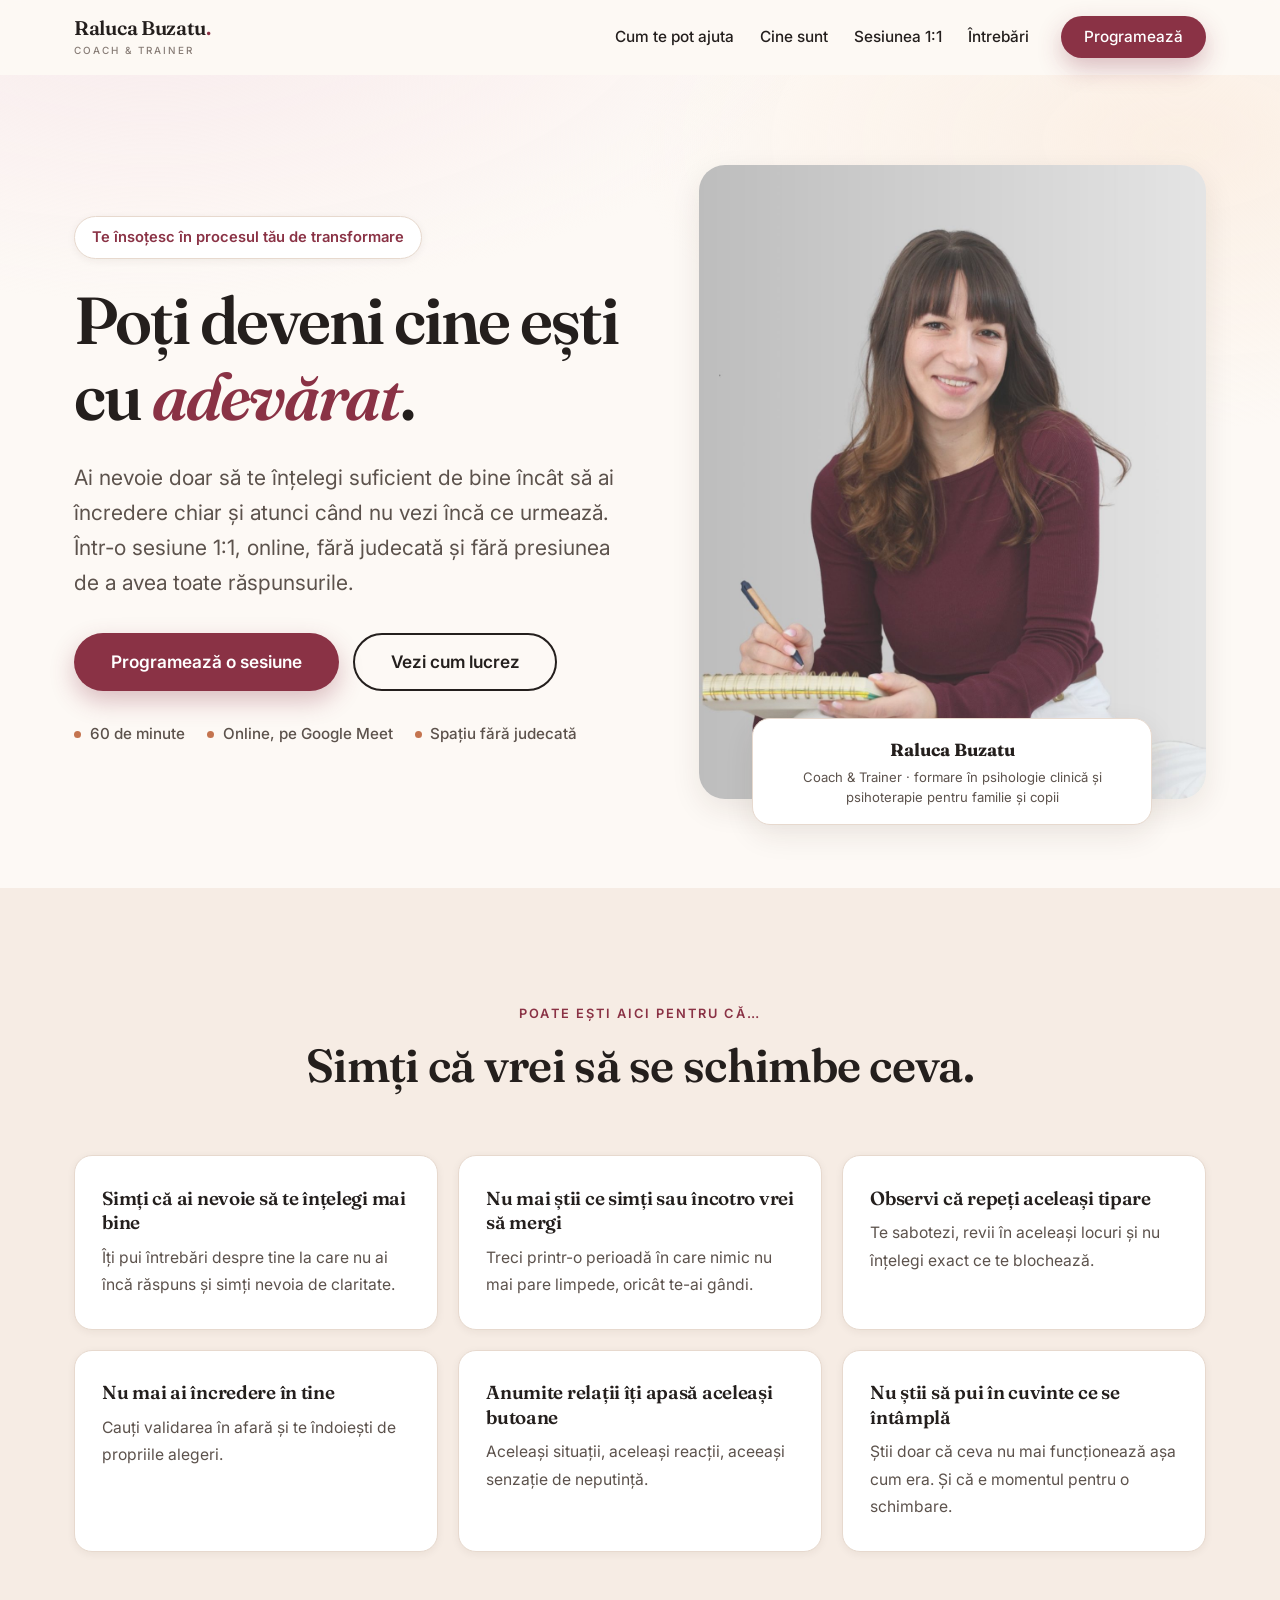
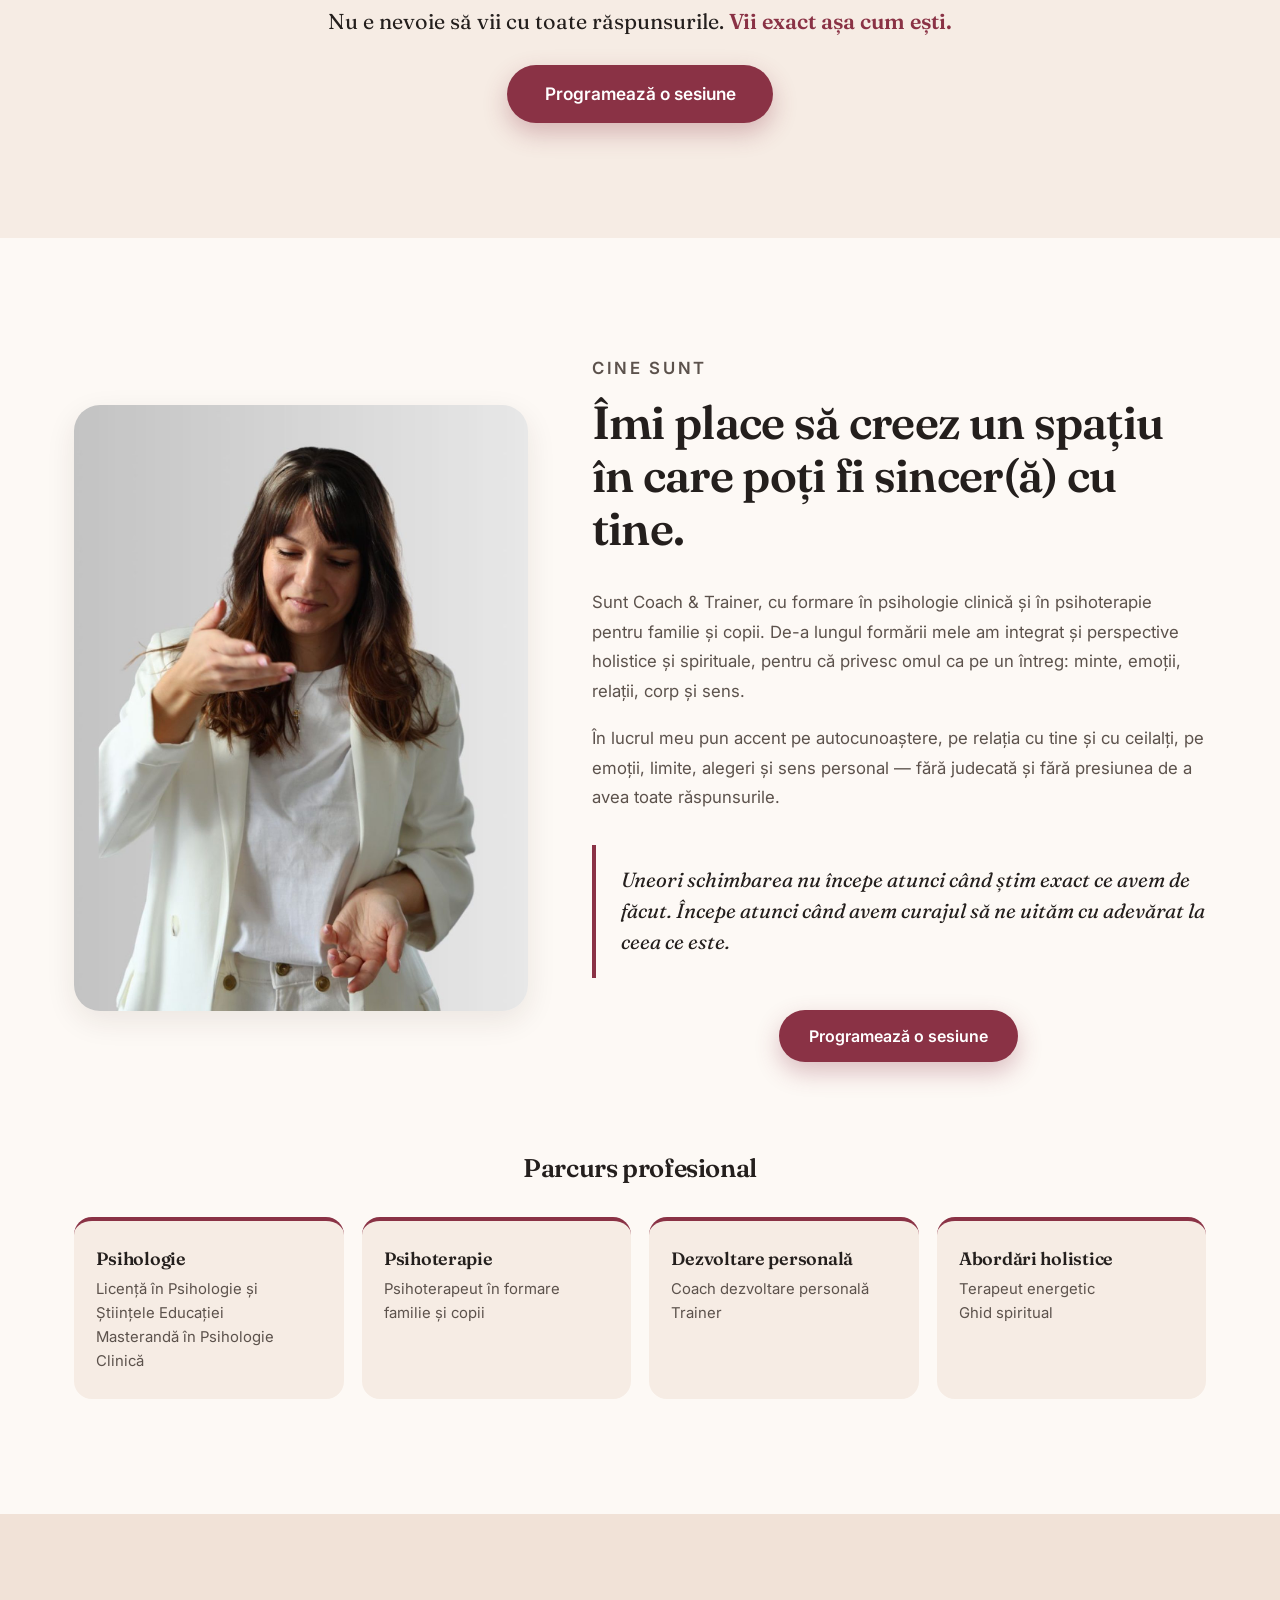
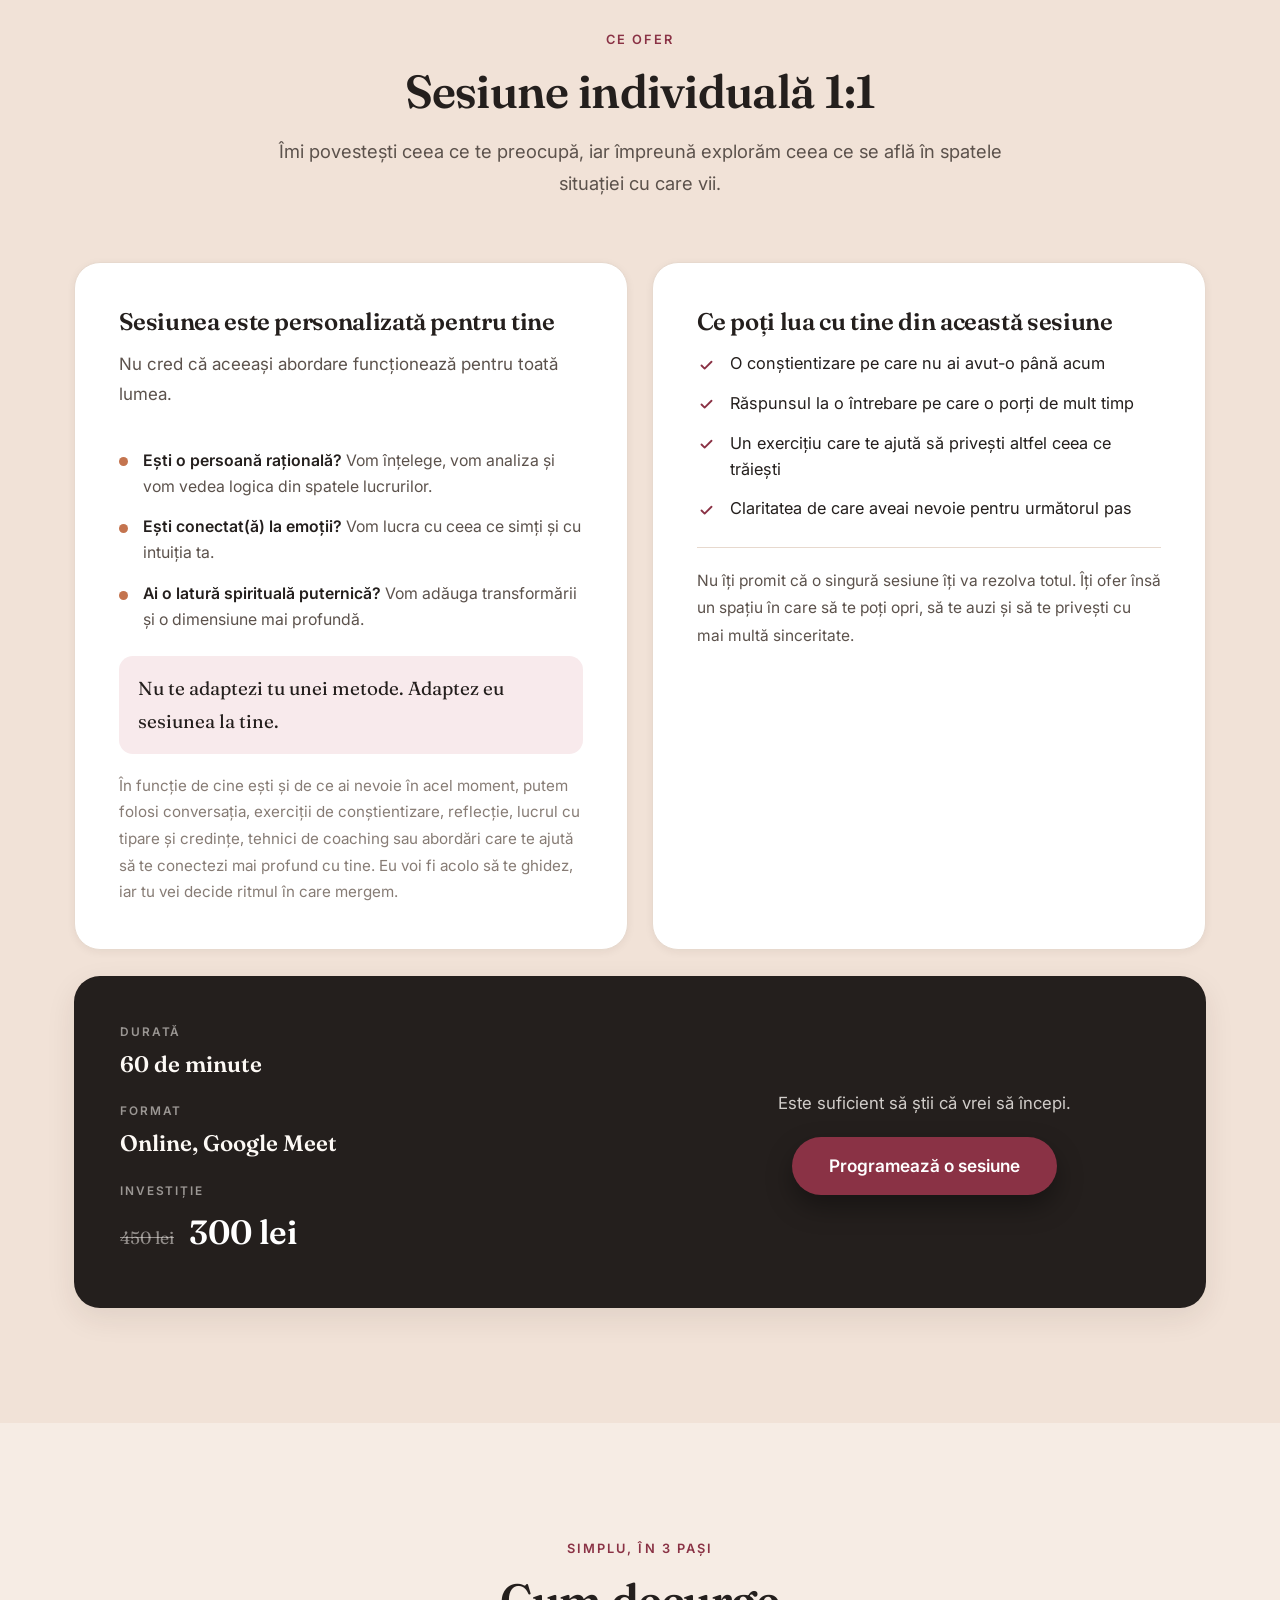
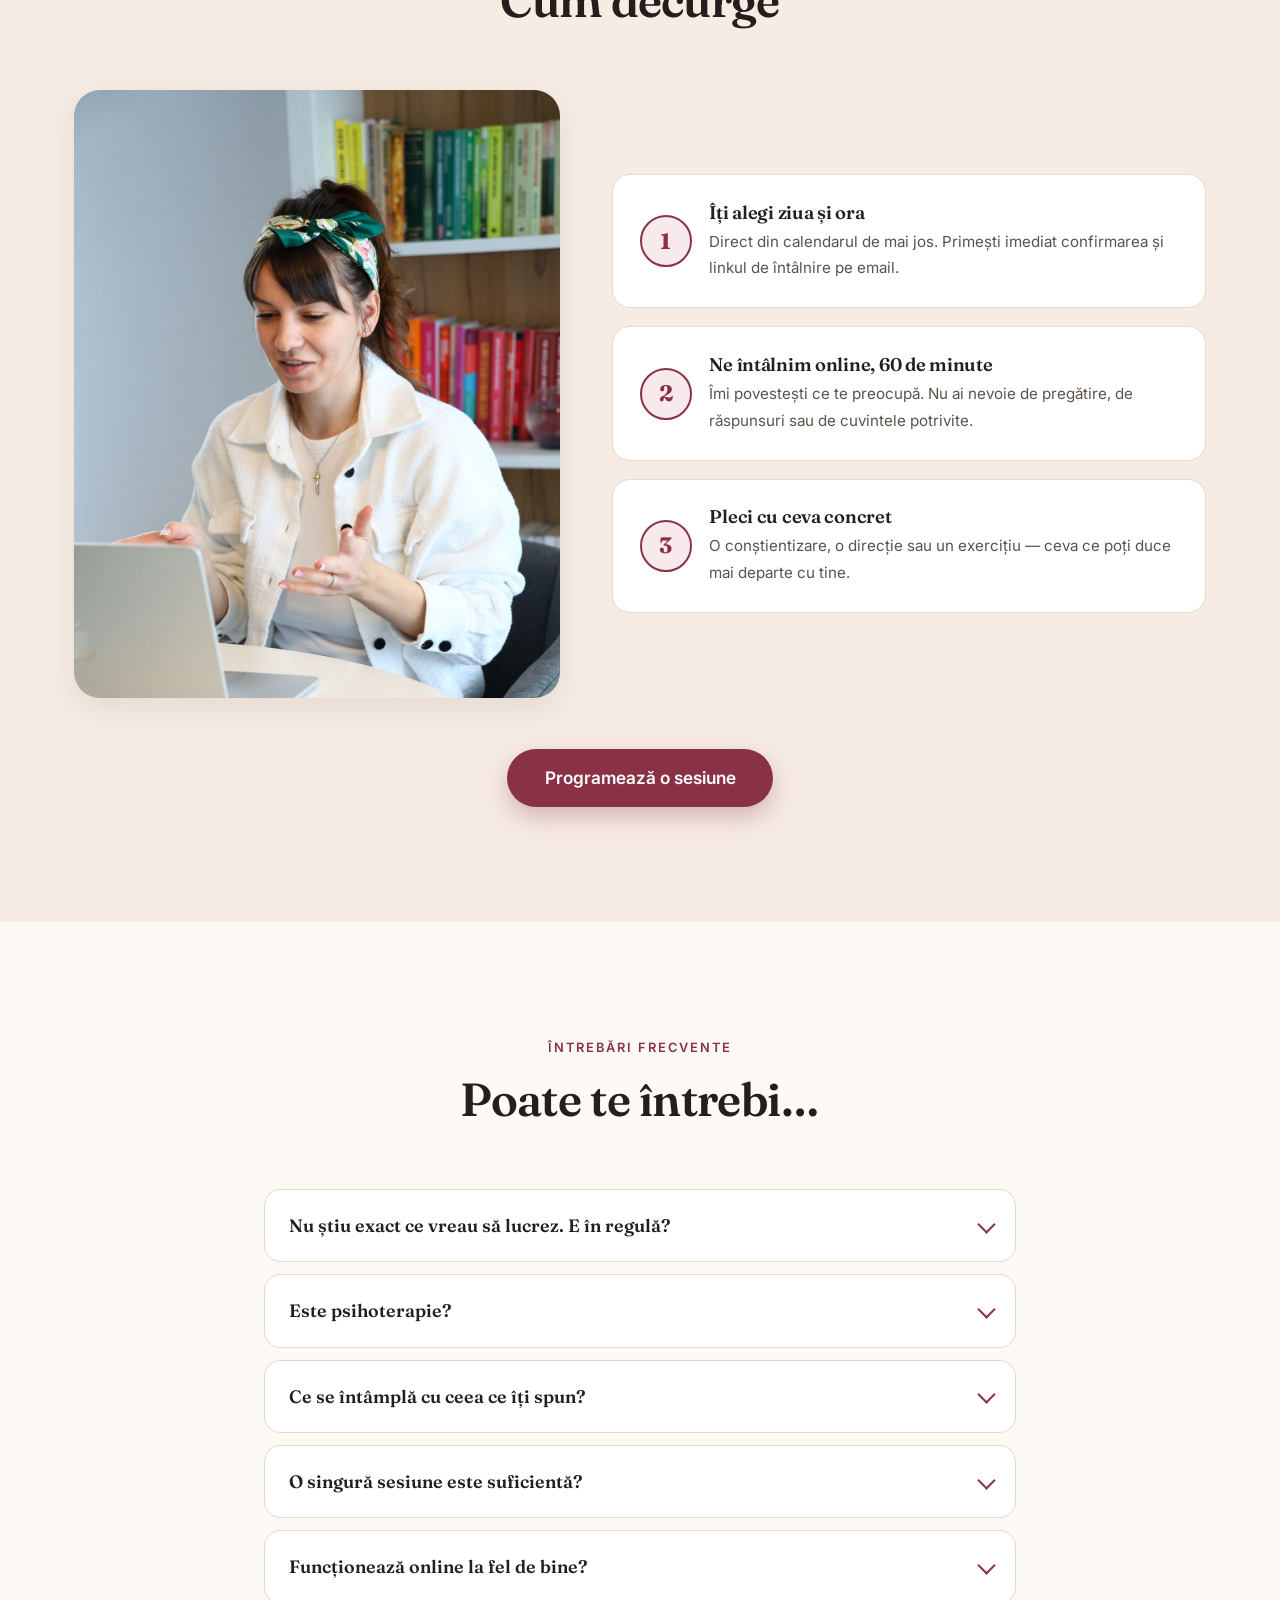
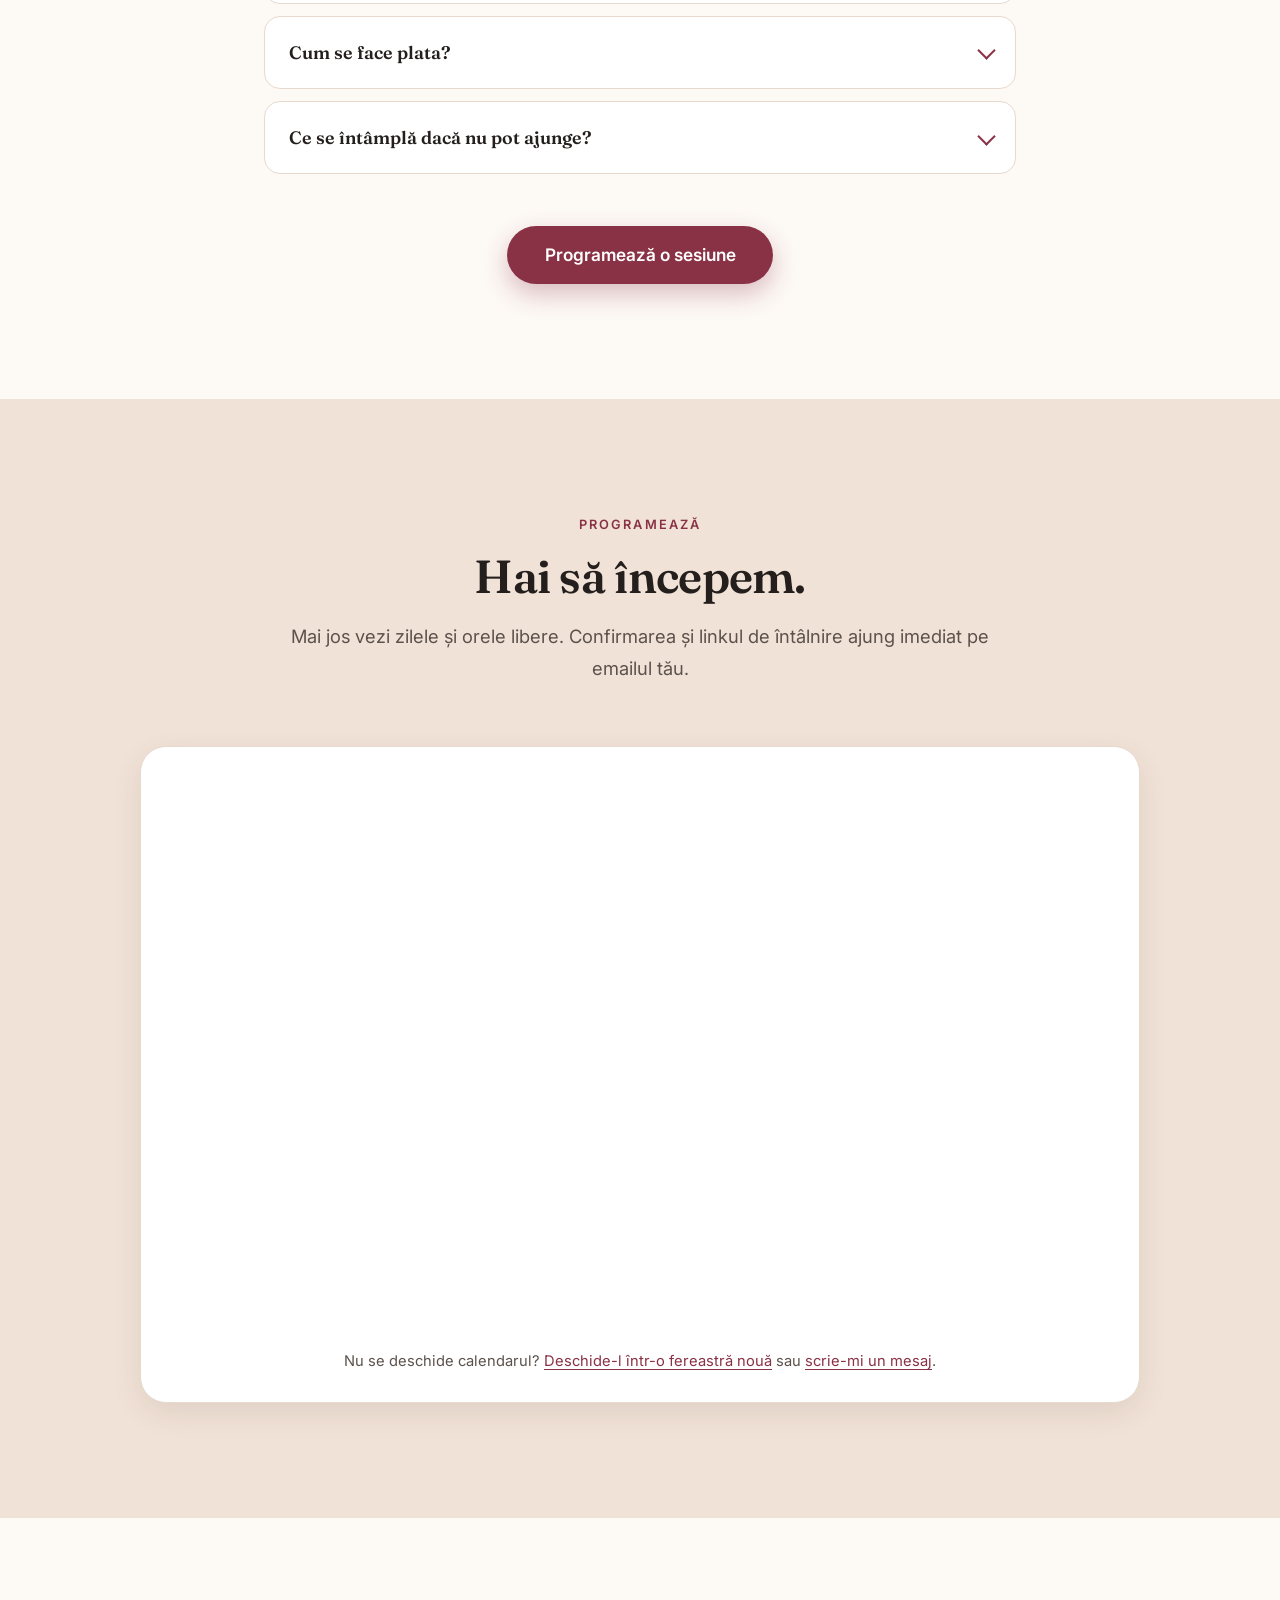
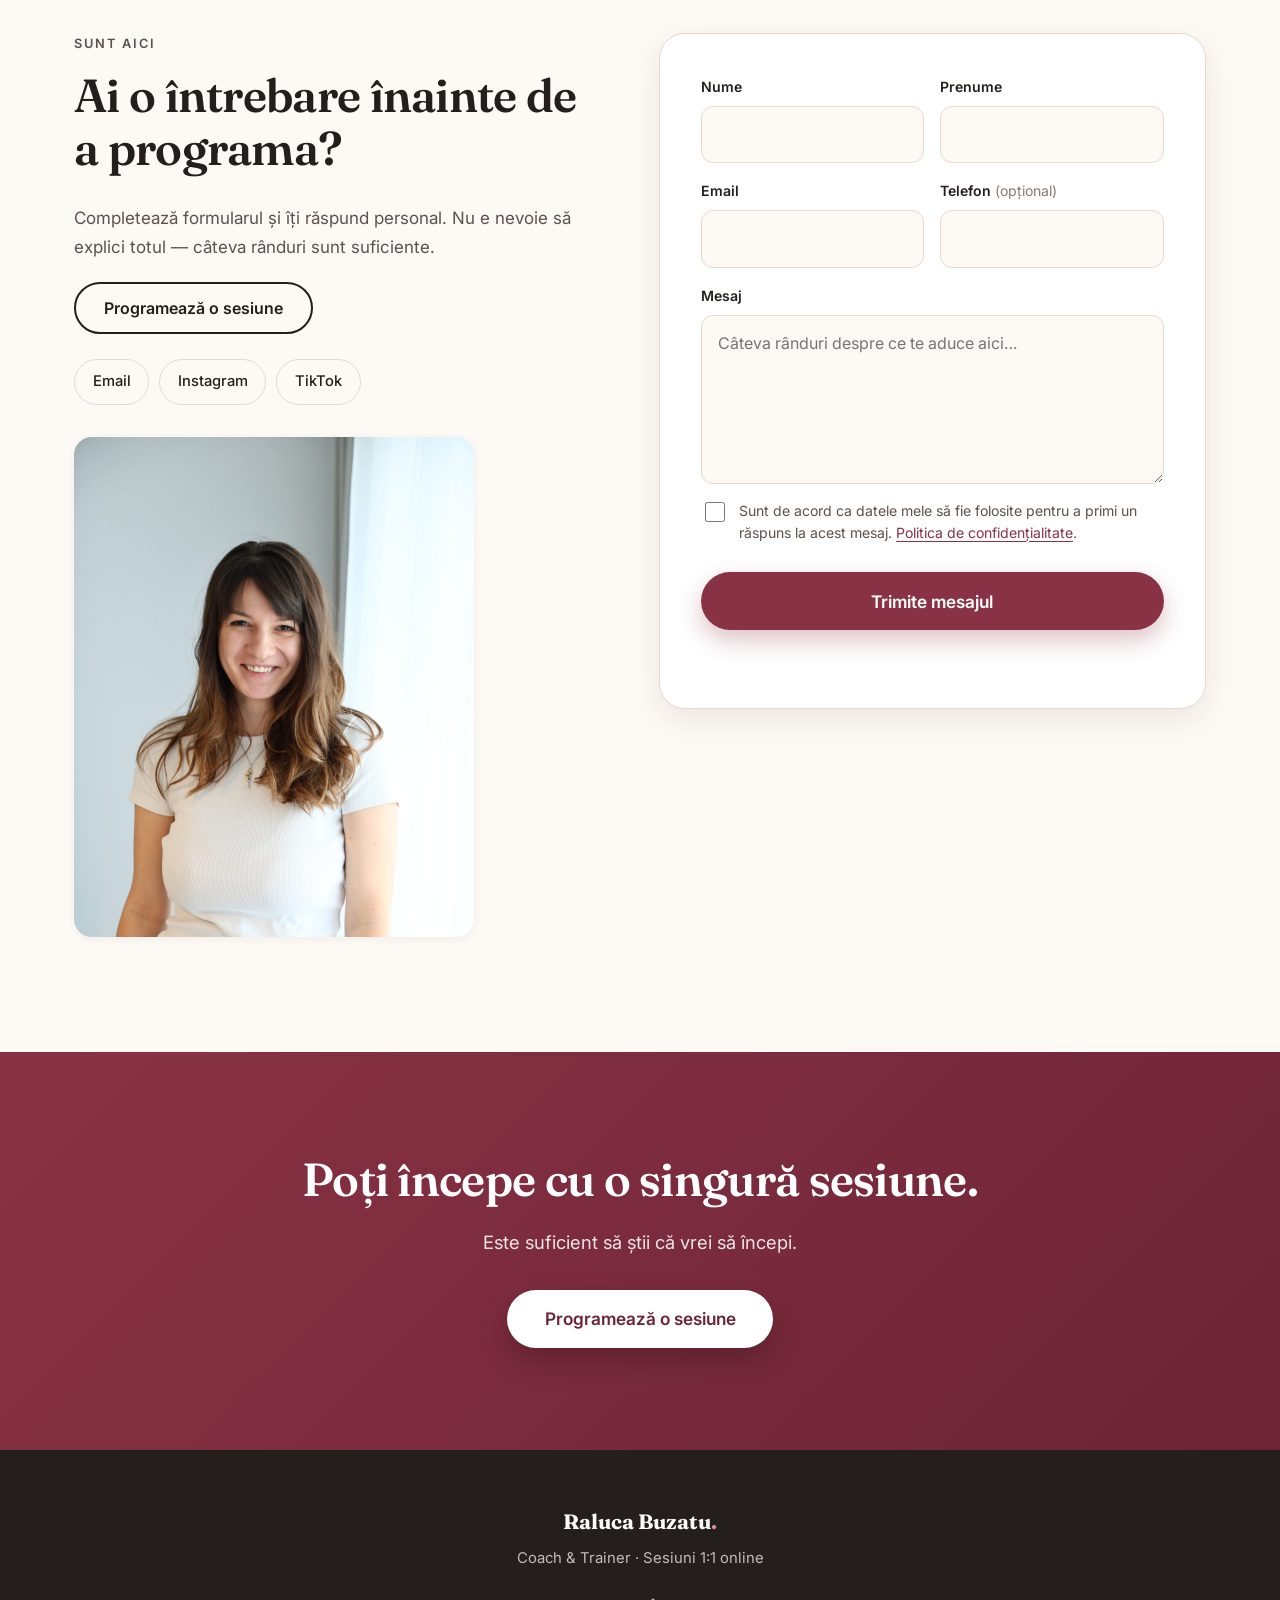
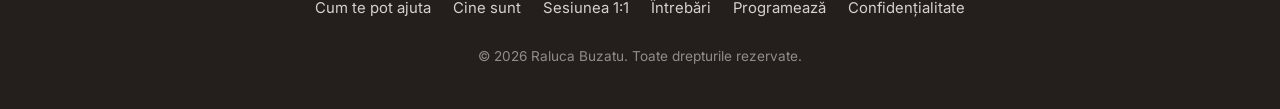
<file: index.html>
<!DOCTYPE html>
<html lang="ro">
<head>
<meta charset="utf-8">
<meta name="viewport" content="width=device-width, initial-scale=1">
<title>Raluca Buzatu — Sesiuni 1:1 de autocunoaștere și transformare personală</title>
<meta name="description" content="Sesiuni individuale 1:1, online, într-un spațiu fără judecată. Coach & Trainer cu formare în psihologie clinică și psihoterapie. Programează o sesiune de 60 de minute.">
<meta name="author" content="Raluca Buzatu">
<meta name="theme-color" content="#8A3245">
<link rel="canonical" href="https://ralucabuzatu.ro/">

<meta property="og:type" content="website">
<meta property="og:locale" content="ro_RO">
<meta property="og:site_name" content="Raluca Buzatu">
<meta property="og:url" content="https://ralucabuzatu.ro/">
<meta property="og:title" content="Raluca Buzatu — Te însoțesc în procesul tău de transformare">
<meta property="og:description" content="Sesiuni individuale 1:1, online, într-un spațiu în care poți fi sincer(ă) cu tine, fără judecată. 60 de minute. Programează o sesiune.">
<meta property="og:image" content="https://ralucabuzatu.ro/images/raluca-hero.jpg">
<meta name="twitter:card" content="summary_large_image">

<link rel="icon" href="favicon.png" type="image/png">
<link rel="apple-touch-icon" href="apple-touch-icon.png">

<link rel="preconnect" href="https://fonts.googleapis.com">
<link rel="preconnect" href="https://fonts.gstatic.com" crossorigin>
<link rel="stylesheet" href="https://fonts.googleapis.com/css2?family=Fraunces:ital,opsz,wght@0,9..144,400;0,9..144,600;0,9..144,700;1,9..144,400&family=Inter:wght@400;500;600;700&display=swap">
<link rel="stylesheet" href="assets/css/style.css">
</head>
<body>

<a class="skip-link" href="#continut">Sari la conținut</a>

<!-- ============ HEADER ============ -->
<header class="site-header" id="top">
  <div class="wrap header-inner">
    <a class="brand" href="#top">
      <span class="brand-text">
        <strong>Raluca Buzatu<span class="brand-dot">.</span></strong>
        <em>Coach &amp; Trainer</em>
      </span>
    </a>

    <nav class="nav" id="nav" aria-label="Navigare principală">
      <a href="#te-regasesti">Cum te pot ajuta</a>
      <a href="#cine-sunt">Cine sunt</a>
      <a href="#sesiunea">Sesiunea 1:1</a>
      <a href="#intrebari">Întrebări</a>
      <a class="btn btn-primary btn-sm nav-cta" href="#programeaza">Programează</a>
    </nav>

    <button class="nav-toggle" id="navToggle" aria-expanded="false" aria-controls="nav" aria-label="Deschide meniul">
      <span></span><span></span><span></span>
    </button>
  </div>
</header>

<main id="continut">

<!-- ============ HERO ============ -->
<section class="hero">
  <div class="wrap hero-grid">
    <div class="hero-copy">
      <p class="eyebrow">Te însoțesc în procesul tău de transformare</p>
      <h1>Poți deveni cine ești cu <em>adevărat</em>.</h1>
      <p class="lead">
        Ai nevoie doar să te înțelegi suficient de bine încât să ai încredere
        chiar și atunci când nu vezi încă ce urmează. Într-o sesiune 1:1, online,
        fără judecată și fără presiunea de a avea toate răspunsurile.
      </p>

      <div class="cta-row">
        <a class="btn btn-primary btn-lg" href="#programeaza">Programează o sesiune</a>
        <a class="btn btn-ghost btn-lg" href="#sesiunea">Vezi cum lucrez</a>
      </div>

      <ul class="trust-strip">
        <li>60 de minute</li>
        <li>Online, pe Google Meet</li>
        <li>Spațiu fără judecată</li>
      </ul>
    </div>

    <div class="hero-photo">
      <img src="images/raluca-hero.jpg" alt="Raluca Buzatu" width="1200" height="1500" fetchpriority="high">
      <div class="photo-badge">
        <strong>Raluca Buzatu</strong>
        <span>Coach &amp; Trainer · formare în psihologie clinică și psihoterapie pentru familie și copii</span>
      </div>
    </div>
  </div>
</section>

<!-- ============ TE REGASESTI ============ -->
<section class="section section-sand" id="te-regasesti">
  <div class="wrap">
    <header class="section-head">
      <p class="kicker">Poate ești aici pentru că…</p>
      <h2>Simți că vrei să se schimbe ceva.</h2>
    </header>

    <ul class="need-grid">
      <li class="need-card">
        <h3>Simți că ai nevoie să te înțelegi mai bine</h3>
        <p>Îți pui întrebări despre tine la care nu ai încă răspuns și simți nevoia de claritate.</p>
      </li>
      <li class="need-card">
        <h3>Nu mai știi ce simți sau încotro vrei să mergi</h3>
        <p>Treci printr-o perioadă în care nimic nu mai pare limpede, oricât te-ai gândi.</p>
      </li>
      <li class="need-card">
        <h3>Observi că repeți aceleași tipare</h3>
        <p>Te sabotezi, revii în aceleași locuri și nu înțelegi exact ce te blochează.</p>
      </li>
      <li class="need-card">
        <h3>Nu mai ai încredere în tine</h3>
        <p>Cauți validarea în afară și te îndoiești de propriile alegeri.</p>
      </li>
      <li class="need-card">
        <h3>Anumite relații îți apasă aceleași butoane</h3>
        <p>Aceleași situații, aceleași reacții, aceeași senzație de neputință.</p>
      </li>
      <li class="need-card">
        <h3>Nu știi să pui în cuvinte ce se întâmplă</h3>
        <p>Știi doar că ceva nu mai funcționează așa cum era. Și că e momentul pentru o schimbare.</p>
      </li>
    </ul>

    <div class="section-cta">
      <p class="closing-line">Nu e nevoie să vii cu toate răspunsurile. <strong>Vii exact așa cum ești.</strong></p>
      <a class="btn btn-primary btn-lg" href="#programeaza">Programează o sesiune</a>
    </div>
  </div>
</section>

<!-- ============ CINE SUNT ============ -->
<section class="section" id="cine-sunt">
  <div class="wrap about-grid">
    <div class="about-photo">
      <img src="images/raluca-despre.jpg" alt="Raluca Buzatu" width="1200" height="1600" loading="lazy">
    </div>

    <div class="about-copy">
      <p class="kicker">Cine sunt</p>
      <h2>Îmi place să creez un spațiu în care poți fi sincer(ă) cu tine.</h2>

      <p>
        Sunt Coach &amp; Trainer, cu formare în psihologie clinică și în psihoterapie
        pentru familie și copii. De-a lungul formării mele am integrat și perspective
        holistice și spirituale, pentru că privesc omul ca pe un întreg:
        minte, emoții, relații, corp și sens.
      </p>
      <p>
        În lucrul meu pun accent pe autocunoaștere, pe relația cu tine și cu
        ceilalți, pe emoții, limite, alegeri și sens personal — fără judecată și
        fără presiunea de a avea toate răspunsurile.
      </p>

      <blockquote class="pull-quote">
        Uneori schimbarea nu începe atunci când știm exact ce avem de făcut.
        Începe atunci când avem curajul să ne uităm cu adevărat la ceea ce este.
      </blockquote>

      <a class="btn btn-primary" href="#programeaza">Programează o sesiune</a>
    </div>
  </div>

  <div class="wrap">
    <h3 class="parcurs-title">Parcurs profesional</h3>
    <ul class="parcurs-grid">
      <li>
        <h4>Psihologie</h4>
        <p>Licență în Psihologie și Științele Educației<br>Masterandă în Psihologie Clinică</p>
      </li>
      <li>
        <h4>Psihoterapie</h4>
        <p>Psihoterapeut în formare<br>familie și copii</p>
      </li>
      <li>
        <h4>Dezvoltare personală</h4>
        <p>Coach dezvoltare personală<br>Trainer</p>
      </li>
      <li>
        <h4>Abordări holistice</h4>
        <p>Terapeut energetic<br>Ghid spiritual</p>
      </li>
    </ul>
  </div>
</section>

<!-- ============ SESIUNEA 1:1 ============ -->
<section class="section section-deep" id="sesiunea">
  <div class="wrap">
    <header class="section-head">
      <p class="kicker">Ce ofer</p>
      <h2>Sesiune individuală 1:1</h2>
      <p class="section-sub">
        Îmi povestești ceea ce te preocupă, iar împreună explorăm ceea ce se află
        în spatele situației cu care vii.
      </p>
    </header>

    <div class="offer-grid">
      <article class="offer-block">
        <h3>Sesiunea este personalizată pentru tine</h3>
        <p>Nu cred că aceeași abordare funcționează pentru toată lumea.</p>
        <ul class="profile-list">
          <li><strong>Ești o persoană rațională?</strong> Vom înțelege, vom analiza și vom vedea logica din spatele lucrurilor.</li>
          <li><strong>Ești conectat(ă) la emoții?</strong> Vom lucra cu ceea ce simți și cu intuiția ta.</li>
          <li><strong>Ai o latură spirituală puternică?</strong> Vom adăuga transformării și o dimensiune mai profundă.</li>
        </ul>
        <p class="emph">Nu te adaptezi tu unei metode. Adaptez eu sesiunea la tine.</p>
        <p class="muted">
          În funcție de cine ești și de ce ai nevoie în acel moment, putem folosi
          conversația, exerciții de conștientizare, reflecție, lucrul cu tipare și
          credințe, tehnici de coaching sau abordări care te ajută să te conectezi
          mai profund cu tine. Eu voi fi acolo să te ghidez, iar tu vei decide
          ritmul în care mergem.
        </p>
      </article>

      <article class="offer-block">
        <h3>Ce poți lua cu tine din această sesiune</h3>
        <ul class="check-list">
          <li>O conștientizare pe care nu ai avut-o până acum</li>
          <li>Răspunsul la o întrebare pe care o porți de mult timp</li>
          <li>Un exercițiu care te ajută să privești altfel ceea ce trăiești</li>
          <li>Claritatea de care aveai nevoie pentru următorul pas</li>
        </ul>
        <p class="honest">
          Nu îți promit că o singură sesiune îți va rezolva totul. Îți ofer însă un
          spațiu în care să te poți opri, să te auzi și să te privești cu mai multă
          sinceritate.
        </p>
      </article>
    </div>

    <div class="price-card">
      <div class="price-meta">
        <div><span class="price-label">Durată</span><strong>60 de minute</strong></div>
        <div><span class="price-label">Format</span><strong>Online, Google Meet</strong></div>
        <div><span class="price-label">Investiție</span><strong class="price"><s>450 lei</s> 300 lei</strong></div>
      </div>
      <div class="price-action">
        <p>Este suficient să știi că vrei să începi.</p>
        <a class="btn btn-primary btn-lg" href="#programeaza">Programează o sesiune</a>
      </div>
    </div>
  </div>
</section>

<!-- ============ CUM DECURGE ============ -->
<section class="section section-sand" id="cum-decurge">
  <div class="wrap">
    <header class="section-head">
      <p class="kicker">Simplu, în 3 pași</p>
      <h2>Cum decurge</h2>
    </header>

    <div class="steps-grid">
      <div class="steps-photo">
        <img src="images/raluca-sesiune.jpg" alt="Sesiune online cu Raluca Buzatu" width="1200" height="1800" loading="lazy">
      </div>

      <ol class="steps">
      <li>
        <span class="step-no">1</span>
        <h3>Îți alegi ziua și ora</h3>
        <p>Direct din calendarul de mai jos. Primești imediat confirmarea și linkul de întâlnire pe email.</p>
      </li>
      <li>
        <span class="step-no">2</span>
        <h3>Ne întâlnim online, 60 de minute</h3>
        <p>Îmi povestești ce te preocupă. Nu ai nevoie de pregătire, de răspunsuri sau de cuvintele potrivite.</p>
      </li>
      <li>
        <span class="step-no">3</span>
        <h3>Pleci cu ceva concret</h3>
        <p>O conștientizare, o direcție sau un exercițiu — ceva ce poți duce mai departe cu tine.</p>
      </li>
      </ol>
    </div>

    <div class="section-cta">
      <a class="btn btn-primary btn-lg" href="#programeaza">Programează o sesiune</a>
    </div>
  </div>
</section>

<!-- ============ INTREBARI ============ -->
<section class="section" id="intrebari">
  <div class="wrap narrow">
    <header class="section-head">
      <p class="kicker">Întrebări frecvente</p>
      <h2>Poate te întrebi…</h2>
    </header>

    <div class="faq">
      <details>
        <summary>Nu știu exact ce vreau să lucrez. E în regulă?</summary>
        <div><p>Da. Cei mai mulți oameni vin exact așa. Nu ai nevoie să îți formulezi problema dinainte — o descoperim împreună, pornind de la ceea ce simți acum.</p></div>
      </details>
      <details>
        <summary>Este psihoterapie?</summary>
        <div><p>Sesiunea 1:1 este o sesiune de coaching și dezvoltare personală, susținută de formarea mea în psihologie clinică și psihoterapie. Dacă în timpul lucrului împreună observ că ai nevoie de un alt tip de sprijin, îți spun deschis și te îndrum către el.</p></div>
      </details>
      <details>
        <summary>Ce se întâmplă cu ceea ce îți spun?</summary>
        <div><p>Rămâne între noi. Tot ce discutăm este confidențial, iar spațiul sesiunii este unul fără judecată.</p></div>
      </details>
      <details>
        <summary>O singură sesiune este suficientă?</summary>
        <div><p>Depinde de ce ai nevoie. Poți începe cu o singură sesiune și să vezi cum te simți. Dacă la final simți că vrei să continuăm, stabilim împreună ritmul potrivit pentru tine. Nu există obligația unui pachet.</p></div>
      </details>
      <details>
        <summary>Funcționează online la fel de bine?</summary>
        <div><p>Da. Sesiunile online au avantajul că poți fi într-un spațiu al tău, în care te simți în siguranță. Ai nevoie doar de o conexiune stabilă, căști și 60 de minute în care să nu fii întrerupt(ă).</p></div>
      </details>
      <details>
        <summary>Cum se face plata?</summary>
        <div><p>Detaliile de plată le primești odată cu confirmarea programării, pe email. Dacă ai nevoie de altă variantă, scrie-mi și găsim o soluție.</p></div>
      </details>
      <details>
        <summary>Ce se întâmplă dacă nu pot ajunge?</summary>
        <div><p>Poți reprograma sesiunea din emailul de confirmare. Te rog doar să mă anunți cu cel puțin 24 de ore înainte.</p></div>
      </details>
    </div>

    <div class="section-cta">
      <a class="btn btn-primary btn-lg" href="#programeaza">Programează o sesiune</a>
    </div>
  </div>
</section>

<!-- ============ PROGRAMEAZA ============ -->
<section class="section section-deep" id="programeaza">
  <div class="wrap">
    <header class="section-head">
      <p class="kicker">Programează</p>
      <h2>Hai să începem.</h2>
      <p class="section-sub">
        Mai jos vezi zilele și orele libere. Confirmarea și linkul de întâlnire
        ajung imediat pe emailul tău.
      </p>
    </header>

    <div class="booking-card">
      <!--
        ===========================================================
        CALENDAR DE PROGRAMĂRI
        Adresa de mai jos e singurul loc de schimbat.
          Cal.com  : https://cal.com/UTILIZATOR/tip-sesiune   (folosit acum)
          Calendly : https://calendly.com/UTILIZATOR/tip-sesiune
        Scriptul recunoaste singur platforma si incarca widgetul
        potrivit, abia cand vizitatorul ajunge in dreptul sectiunii.
        ===========================================================
      -->
      <div id="booking"
           data-booking-url="https://cal.com/ralucabuzatu/sesiune-individuala"
           aria-label="Calendar de programări">
        <div class="booking-placeholder"><p>Se încarcă calendarul…</p></div>
      </div>
      <noscript>
        <p class="booking-fallback">
          <a class="btn btn-primary btn-lg" href="https://cal.com/ralucabuzatu/sesiune-individuala" target="_blank" rel="noopener">Deschide calendarul de programări</a>
        </p>
      </noscript>
      <p class="booking-note">
        Nu se deschide calendarul?
        <a href="https://cal.com/ralucabuzatu/sesiune-individuala" target="_blank" rel="noopener">Deschide-l într-o fereastră nouă</a>
        sau <a href="#contact">scrie-mi un mesaj</a>.
      </p>
    </div>
  </div>
</section>

<!-- ============ CONTACT ============ -->
<section class="section" id="contact">
  <div class="wrap contact-grid">
    <div class="contact-copy">
      <p class="kicker">Sunt aici</p>
      <h2>Ai o întrebare înainte de a programa?</h2>
      <p>
        Completează formularul și îți răspund personal. Nu e nevoie să explici
        totul — câteva rânduri sunt suficiente.
      </p>

      <div class="contact-actions">
        <a class="btn btn-ghost" href="#programeaza">Programează o sesiune</a>
      </div>

      <ul class="socials">
        <li><a href="mailto:ralucabuzatu.rb@gmail.com" target="_blank" rel="noopener">Email</a></li>
        <li><a href="https://www.instagram.com/ralucabuzatu.ro" target="_blank" rel="noopener">Instagram</a></li>
        <li><a href="https://www.tiktok.com/@ralucabuzatu.ro" target="_blank" rel="noopener">TikTok</a></li>
      </ul>

      <div class="contact-photo">
        <img src="images/raluca-contact.jpg" alt="Raluca Buzatu" width="1200" height="1500" loading="lazy">
      </div>
    </div>

    <div class="contact-form-wrap">
      <form id="contactForm" novalidate>
        <div class="fields">
          <div class="field half">
            <label for="nume">Nume</label>
            <input type="text" id="nume" name="nume" autocomplete="family-name" required>
          </div>
          <div class="field half">
            <label for="prenume">Prenume</label>
            <input type="text" id="prenume" name="prenume" autocomplete="given-name" required>
          </div>
          <div class="field half">
            <label for="email">Email</label>
            <input type="email" id="email" name="email" autocomplete="email" required>
          </div>
          <div class="field half">
            <label for="telefon">Telefon <span class="opt">(opțional)</span></label>
            <input type="tel" id="telefon" name="telefon" inputmode="tel" autocomplete="tel">
          </div>
          <div class="field">
            <label for="mesaj">Mesaj</label>
            <textarea id="mesaj" name="mesaj" rows="5" required placeholder="Câteva rânduri despre ce te aduce aici…"></textarea>
          </div>
          <div class="field">
            <label class="consent">
              <input type="checkbox" id="acord" name="acord" required>
              <span>Sunt de acord ca datele mele să fie folosite pentru a primi un răspuns la acest mesaj.
                <a href="confidentialitate">Politica de confidențialitate</a>.</span>
            </label>
          </div>
        </div>

        <button type="submit" class="btn btn-primary btn-lg btn-block">Trimite mesajul</button>
        <p id="formStatus" class="form-status" role="status" aria-live="polite"></p>
      </form>
    </div>
  </div>
</section>

<!-- ============ CTA FINAL ============ -->
<section class="final-cta">
  <div class="wrap narrow">
    <h2>Poți începe cu o singură sesiune.</h2>
    <p>Este suficient să știi că vrei să începi.</p>
    <a class="btn btn-light btn-lg" href="#programeaza">Programează o sesiune</a>
  </div>
</section>

</main>

<!-- ============ FOOTER ============ -->
<footer class="site-footer">
  <div class="wrap footer-inner">
    <div class="footer-brand">
      <strong>Raluca Buzatu<span class="brand-dot">.</span></strong>
      <p>Coach &amp; Trainer · Sesiuni 1:1 online</p>
    </div>
    <nav class="footer-nav" aria-label="Navigare secundară">
      <a href="#te-regasesti">Cum te pot ajuta</a>
      <a href="#cine-sunt">Cine sunt</a>
      <a href="#sesiunea">Sesiunea 1:1</a>
      <a href="#intrebari">Întrebări</a>
      <a href="#programeaza">Programează</a>
      <a href="confidentialitate">Confidențialitate</a>
    </nav>
    <p class="copyright">© <span id="year">2026</span> Raluca Buzatu. Toate drepturile rezervate.</p>
  </div>
</footer>

<!-- Bara CTA mobil -->
<div class="mobile-cta" id="mobileCta">
  <div class="mobile-cta-inner">
    <div class="mobile-cta-text"><strong>Sesiune 1:1</strong><span>60 min · online · 300 lei</span></div>
    <a class="btn btn-primary" href="#programeaza">Programează</a>
  </div>
</div>

<script type="application/ld+json">
{
  "@context": "https://schema.org",
  "@graph": [
    {
      "@type": "Person",
      "@id": "https://ralucabuzatu.ro/#raluca",
      "name": "Raluca Buzatu",
      "url": "https://ralucabuzatu.ro/",
      "image": "https://ralucabuzatu.ro/images/raluca-hero.jpg",
      "jobTitle": "Coach & Trainer în dezvoltare personală",
      "sameAs": [
        "https://www.instagram.com/ralucabuzatu.ro",
        "https://www.tiktok.com/@ralucabuzatu.ro"
      ]
    },
    {
      "@type": "Service",
      "name": "Sesiune individuală 1:1",
      "serviceType": "Coaching și dezvoltare personală",
      "provider": { "@id": "https://ralucabuzatu.ro/#raluca" },
      "areaServed": "RO",
      "description": "Sesiune individuală de 60 de minute, online, dedicată autocunoașterii, clarității și transformării personale.",
      "offers": {
        "@type": "Offer",
        "price": "300",
        "priceCurrency": "RON",
        "availability": "https://schema.org/InStock",
        "url": "https://ralucabuzatu.ro/#programeaza"
      }
    },
    {
      "@type": "FAQPage",
      "mainEntity": [
        { "@type": "Question", "name": "Nu știu exact ce vreau să lucrez. E în regulă?", "acceptedAnswer": { "@type": "Answer", "text": "Da. Cei mai mulți oameni vin exact așa. Nu ai nevoie să îți formulezi problema dinainte — o descoperim împreună, pornind de la ceea ce simți acum." } },
        { "@type": "Question", "name": "Este psihoterapie?", "acceptedAnswer": { "@type": "Answer", "text": "Sesiunea 1:1 este o sesiune de coaching și dezvoltare personală, susținută de formarea în psihologie clinică și psihoterapie. Dacă este nevoie de un alt tip de sprijin, primești o îndrumare deschisă." } },
        { "@type": "Question", "name": "Ce se întâmplă cu ceea ce îți spun?", "acceptedAnswer": { "@type": "Answer", "text": "Rămâne între noi. Tot ce discutăm este confidențial, iar spațiul sesiunii este unul fără judecată." } },
        { "@type": "Question", "name": "Funcționează online la fel de bine?", "acceptedAnswer": { "@type": "Answer", "text": "Da. Ai nevoie doar de o conexiune stabilă, căști și 60 de minute în care să nu fii întrerupt(ă)." } }
      ]
    }
  ]
}
</script>

<script src="assets/js/main.js" defer></script>
</body>
</html>
</file>
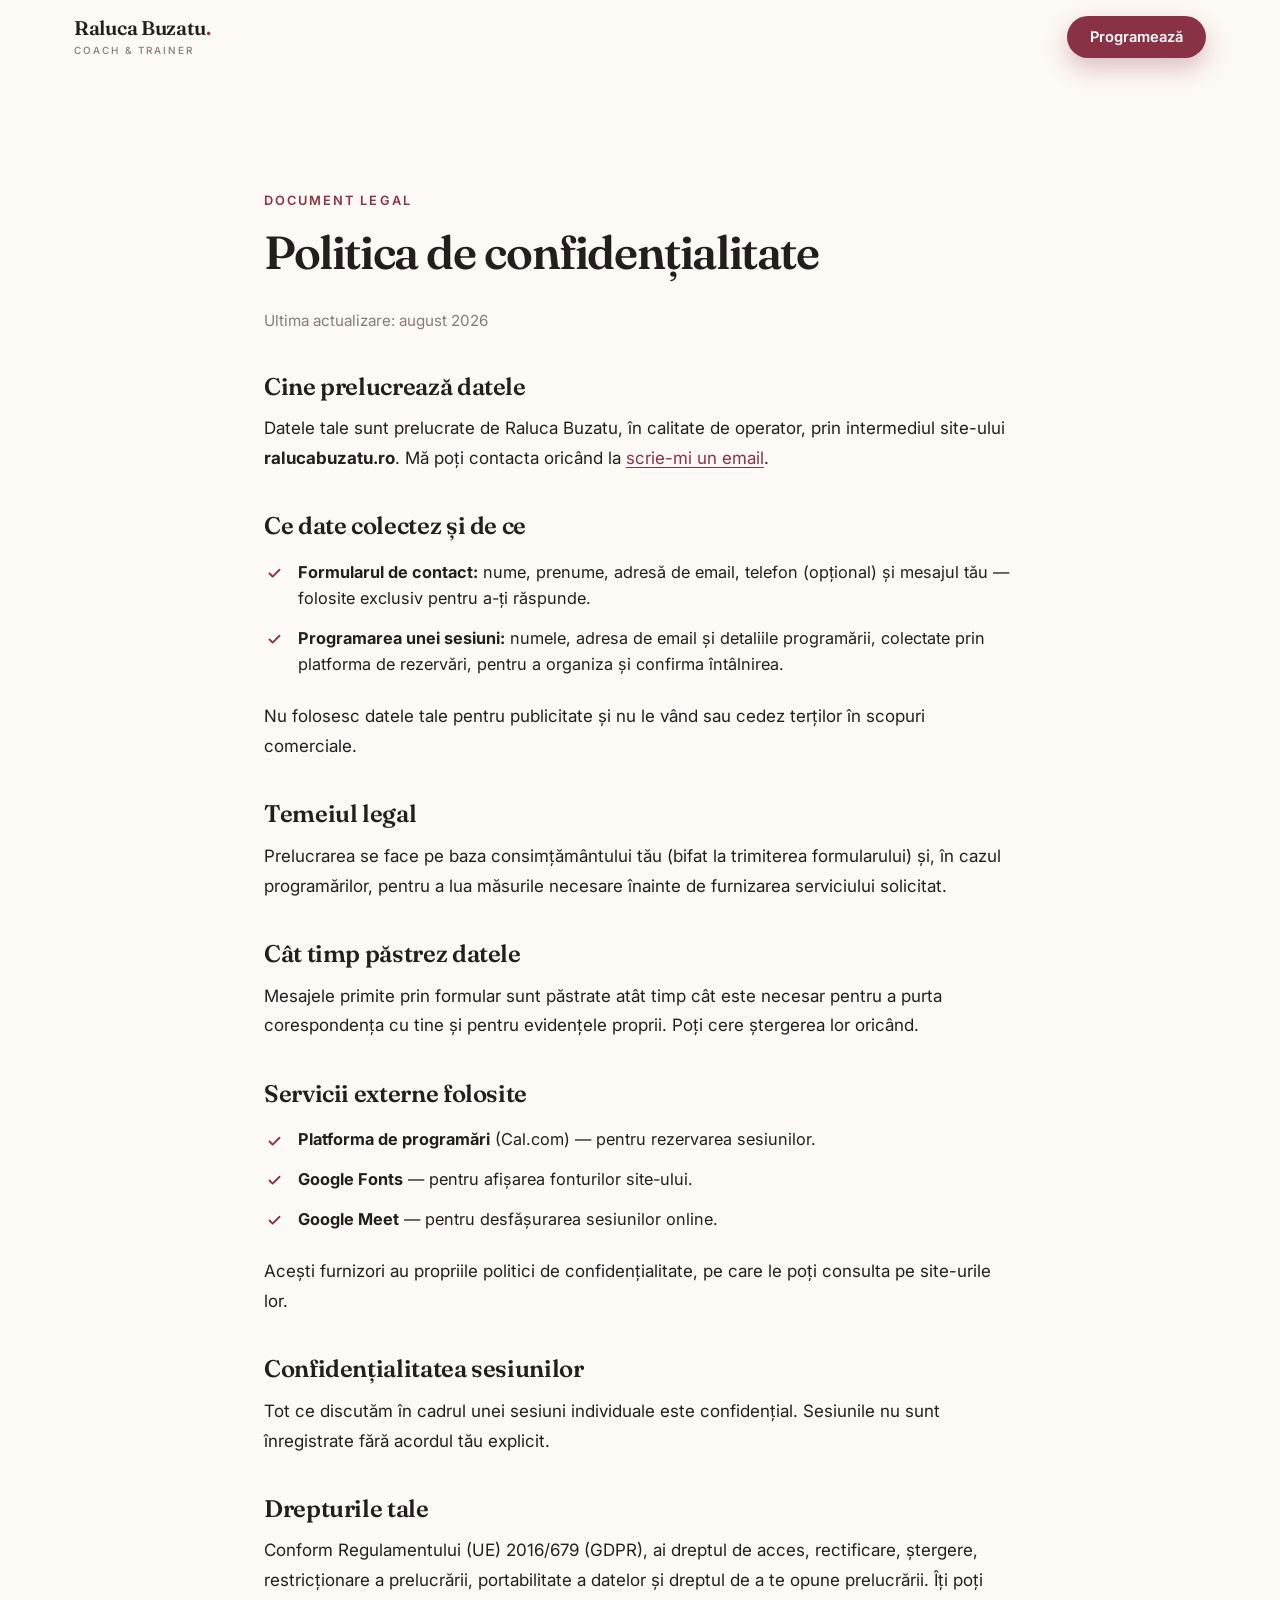
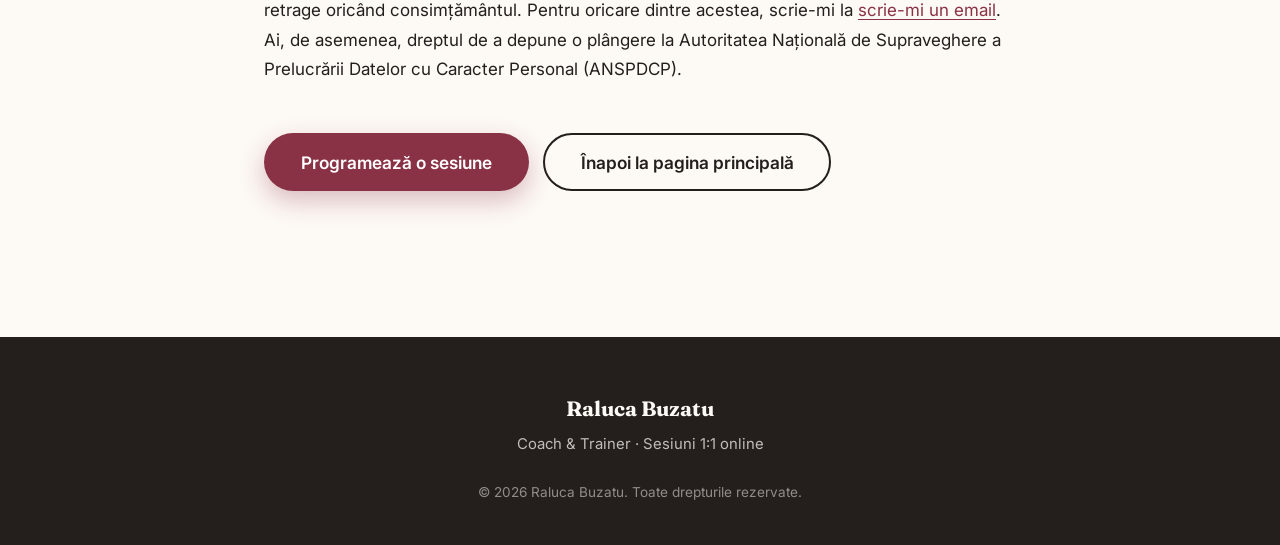
<file: confidentialitate.html>
<!DOCTYPE html>
<html lang="ro">
<head>
<meta charset="utf-8">
<meta name="viewport" content="width=device-width, initial-scale=1">
<title>Politica de confidențialitate — Raluca Buzatu</title>
<meta name="description" content="Cum sunt colectate și folosite datele personale pe ralucabuzatu.ro.">
<meta name="robots" content="noindex, follow">
<link rel="icon" href="favicon.png" type="image/png">
<link rel="preconnect" href="https://fonts.googleapis.com">
<link rel="preconnect" href="https://fonts.gstatic.com" crossorigin>
<link rel="stylesheet" href="https://fonts.googleapis.com/css2?family=Fraunces:opsz,wght@9..144,400;9..144,600&family=Inter:wght@400;500;600&display=swap">
<link rel="stylesheet" href="assets/css/style.css">
</head>
<body>

<header class="site-header">
  <div class="wrap header-inner">
    <a class="brand" href="index.html">
      <span class="brand-text">
        <strong>Raluca Buzatu<span class="brand-dot">.</span></strong>
        <em>Coach &amp; Trainer</em>
      </span>
    </a>
    <a class="btn btn-primary btn-sm" href="index.html#programeaza">Programează</a>
  </div>
</header>

<main class="section">
  <div class="wrap narrow">
    <p class="kicker">Document legal</p>
    <h1 style="font-size:clamp(2rem,4.6vw,2.9rem)">Politica de confidențialitate</h1>
    <p class="muted" style="color:var(--ink-faint)!important">Ultima actualizare: august 2026</p>

    <h2 style="font-size:1.5rem;margin-top:2.4rem">Cine prelucrează datele</h2>
    <p>Datele tale sunt prelucrate de Raluca Buzatu, în calitate de operator, prin intermediul
      site-ului <strong>ralucabuzatu.ro</strong>. Mă poți contacta oricând la
      <a href="mailto:ralucabuzatu.rb@gmail.com">scrie-mi un email</a>.</p>

    <h2 style="font-size:1.5rem;margin-top:2.4rem">Ce date colectez și de ce</h2>
    <ul class="check-list" style="margin:1.2rem 0 1.6rem">
      <li><strong>Formularul de contact:</strong> nume, prenume, adresă de email, telefon (opțional)
        și mesajul tău — folosite exclusiv pentru a-ți răspunde.</li>
      <li><strong>Programarea unei sesiuni:</strong> numele, adresa de email și detaliile programării,
        colectate prin platforma de rezervări, pentru a organiza și confirma întâlnirea.</li>
    </ul>
    <p>Nu folosesc datele tale pentru publicitate și nu le vând sau cedez terților în scopuri comerciale.</p>

    <h2 style="font-size:1.5rem;margin-top:2.4rem">Temeiul legal</h2>
    <p>Prelucrarea se face pe baza consimțământului tău (bifat la trimiterea formularului) și,
      în cazul programărilor, pentru a lua măsurile necesare înainte de furnizarea serviciului solicitat.</p>

    <h2 style="font-size:1.5rem;margin-top:2.4rem">Cât timp păstrez datele</h2>
    <p>Mesajele primite prin formular sunt păstrate atât timp cât este necesar pentru a purta
      corespondența cu tine și pentru evidențele proprii. Poți cere ștergerea lor oricând.</p>

    <h2 style="font-size:1.5rem;margin-top:2.4rem">Servicii externe folosite</h2>
    <ul class="check-list" style="margin:1.2rem 0 1.6rem">
      <li><strong>Platforma de programări</strong> (Cal.com) — pentru rezervarea sesiunilor.</li>
      <li><strong>Google Fonts</strong> — pentru afișarea fonturilor site-ului.</li>
      <li><strong>Google Meet</strong> — pentru desfășurarea sesiunilor online.</li>
    </ul>
    <p>Acești furnizori au propriile politici de confidențialitate, pe care le poți consulta
      pe site-urile lor.</p>

    <h2 style="font-size:1.5rem;margin-top:2.4rem">Confidențialitatea sesiunilor</h2>
    <p>Tot ce discutăm în cadrul unei sesiuni individuale este confidențial. Sesiunile nu sunt
      înregistrate fără acordul tău explicit.</p>

    <h2 style="font-size:1.5rem;margin-top:2.4rem">Drepturile tale</h2>
    <p>Conform Regulamentului (UE) 2016/679 (GDPR), ai dreptul de acces, rectificare, ștergere,
      restricționare a prelucrării, portabilitate a datelor și dreptul de a te opune prelucrării.
      Îți poți retrage oricând consimțământul. Pentru oricare dintre acestea, scrie-mi la
      <a href="mailto:ralucabuzatu.rb@gmail.com">scrie-mi un email</a>.
      Ai, de asemenea, dreptul de a depune o plângere la Autoritatea Națională de Supraveghere
      a Prelucrării Datelor cu Caracter Personal (ANSPDCP).</p>

    <div class="cta-row" style="margin-top:3rem">
      <a class="btn btn-primary btn-lg" href="index.html#programeaza">Programează o sesiune</a>
      <a class="btn btn-ghost btn-lg" href="index.html">Înapoi la pagina principală</a>
    </div>
  </div>
</main>

<footer class="site-footer">
  <div class="wrap footer-inner">
    <div class="footer-brand">
      <strong>Raluca Buzatu</strong>
      <p>Coach &amp; Trainer · Sesiuni 1:1 online</p>
    </div>
    <p class="copyright">© 2026 Raluca Buzatu. Toate drepturile rezervate.</p>
  </div>
</footer>

</body>
</html>
</file>
<file: assets/css/style.css>
/* =========================================================
   Raluca Buzatu — stiluri
   Paletă caldă: crem, nisip, vin. Tipografie mare, butoane vizibile.
   ========================================================= */

:root {
  --ink:        #241F1D;
  --ink-soft:   #5C524C;
  --ink-faint:  #877C75;

  --cream:      #FDF9F5;
  --sand:       #F6ECE4;
  --sand-deep:  #F1E2D7;
  --white:      #FFFFFF;

  --wine:       #8A3245;
  --wine-dark:  #6C2436;
  --wine-tint:  #F8EAEC;
  --clay:       #C4744F;

  --line:       #E7D9CE;
  --shadow-sm:  0 2px 8px rgba(52, 30, 24, .06);
  --shadow-md:  0 10px 30px rgba(52, 30, 24, .09);
  --shadow-cta: 0 10px 24px rgba(138, 50, 69, .30);

  --radius:     18px;
  --radius-lg:  26px;

  --wrap:       1180px;
  --wrap-narrow: 800px;

  --font-head:  "Fraunces", Georgia, "Times New Roman", serif;
  --font-body:  "Inter", -apple-system, BlinkMacSystemFont, "Segoe UI", Roboto, sans-serif;
}

/* ---------- reset ---------- */
*, *::before, *::after { box-sizing: border-box; }
html { -webkit-text-size-adjust: 100%; scroll-behavior: smooth; scroll-padding-top: 86px; }
body {
  margin: 0;
  background: var(--cream);
  color: var(--ink);
  font-family: var(--font-body);
  font-size: 1.0625rem;      /* 17px */
  line-height: 1.75;
  -webkit-font-smoothing: antialiased;
  overflow-x: hidden;
}
img { max-width: 100%; height: auto; display: block; }
a { color: var(--wine); text-decoration-thickness: 1px; text-underline-offset: 3px; }
ul, ol { margin: 0; padding: 0; }
li { list-style: none; }
button { font: inherit; }

h1, h2, h3, h4 {
  font-family: var(--font-head);
  font-weight: 600;
  line-height: 1.14;
  letter-spacing: -0.015em;
  margin: 0 0 .6em;
  color: var(--ink);
}
h1 { font-size: clamp(2.5rem, 6.2vw, 4.15rem); letter-spacing: -0.03em; }
h2 { font-size: clamp(1.95rem, 4.1vw, 2.9rem); }
h3 { font-size: clamp(1.25rem, 2.1vw, 1.5rem); line-height: 1.3; }
h4 { font-size: 1.1rem; line-height: 1.35; }
p  { margin: 0 0 1.1em; }

.skip-link {
  position: absolute; left: -9999px; top: 0;
  background: var(--wine); color: #fff; padding: .8rem 1.2rem; z-index: 999;
  border-radius: 0 0 10px 0;
}
.skip-link:focus { left: 0; }

:focus-visible {
  outline: 3px solid var(--wine);
  outline-offset: 3px;
  border-radius: 6px;
}

/* ---------- layout ---------- */
.wrap { width: 100%; max-width: var(--wrap); margin: 0 auto; padding: 0 24px; }
.wrap.narrow { max-width: var(--wrap-narrow); }

.section { padding: clamp(64px, 9vw, 120px) 0; }
.section-sand { background: var(--sand); }
.section-deep { background: var(--sand-deep); }

.section-head { max-width: 760px; margin: 0 auto clamp(38px, 5vw, 62px); text-align: center; }
.section-head h2 { margin-bottom: .35em; }
.section-sub { font-size: 1.15rem; color: var(--ink-soft); margin: 0; }

.kicker {
  font-family: var(--font-body);
  font-size: .8rem;
  font-weight: 600;
  letter-spacing: .16em;
  text-transform: uppercase;
  color: var(--wine);
  margin: 0 0 .9rem;
}

/* =========================================================
   BUTOANE — vizibile, chunky, cu contrast mare
   ========================================================= */
.btn {
  --btn-bg: var(--wine);
  --btn-fg: #fff;
  display: inline-flex;
  align-items: center;
  justify-content: center;
  gap: .5rem;
  background: var(--btn-bg);
  color: var(--btn-fg);
  font-family: var(--font-body);
  font-weight: 600;
  font-size: 1rem;
  line-height: 1;
  text-decoration: none;
  padding: 1rem 1.75rem;
  border: 2px solid transparent;
  border-radius: 999px;
  cursor: pointer;
  text-align: center;
  transition: transform .16s ease, box-shadow .16s ease, background-color .16s ease, color .16s ease;
}
.btn-primary { box-shadow: var(--shadow-cta); }
.btn-primary:hover, .btn-primary:focus-visible {
  background: var(--wine-dark);
  transform: translateY(-2px);
  box-shadow: 0 14px 30px rgba(138, 50, 69, .36);
}
.btn-primary:active { transform: translateY(0); }

.btn-ghost {
  --btn-bg: transparent;
  --btn-fg: var(--ink);
  border-color: var(--ink);
}
.btn-ghost:hover, .btn-ghost:focus-visible {
  background: var(--ink);
  color: var(--cream);
  transform: translateY(-2px);
}

.btn-light {
  --btn-bg: #fff;
  --btn-fg: var(--wine-dark);
  box-shadow: 0 12px 28px rgba(0, 0, 0, .22);
}
.btn-light:hover, .btn-light:focus-visible { transform: translateY(-2px); background: var(--wine-tint); }

.btn-lg  { font-size: 1.08rem; padding: 1.15rem 2.2rem; }
.btn-sm  { font-size: .92rem; padding: .72rem 1.3rem; }
.btn-block { width: 100%; }

.cta-row { display: flex; flex-wrap: wrap; gap: 14px; margin: 2rem 0 1.9rem; }

/* Butoanele de programare stau centrate in coloana lor, oriunde apar,
   ca sa arate la fel in toata pagina. Exceptie: perechea din prima
   sectiune, care face corp comun cu textul aliniat la stanga. */
.about-copy > .btn { display: flex; width: fit-content; margin-left: auto; margin-right: auto; }
.price-action { text-align: center; }
/* In „Sunt aici” totul ramane aliniat la stanga — supratitlu, titlu, text,
   buton si pastilele de social media — ca sa nu se amestece doua alinieri
   in aceeasi coloana. */

.section-cta { text-align: center; margin-top: clamp(34px, 4vw, 54px); }
.closing-line { font-family: var(--font-head); font-size: 1.35rem; margin-bottom: 1.5rem; }
.closing-line strong { color: var(--wine); font-weight: 600; }

/* =========================================================
   HEADER
   ========================================================= */
.site-header {
  position: sticky; top: 0; z-index: 100;
  background: rgba(253, 249, 245, .92);
  backdrop-filter: saturate(180%) blur(12px);
  border-bottom: 1px solid transparent;
  transition: border-color .2s ease, box-shadow .2s ease;
}
.site-header.is-stuck { border-bottom-color: var(--line); box-shadow: var(--shadow-sm); }

.header-inner { display: flex; align-items: center; justify-content: space-between; gap: 20px; min-height: 74px; }

.brand { display: flex; align-items: center; text-decoration: none; color: var(--ink); }
.brand-text { display: flex; flex-direction: column; line-height: 1.1; }
.brand-text strong { font-family: var(--font-head); font-size: 1.24rem; font-weight: 600; letter-spacing: -.015em; }
.brand-dot { color: var(--wine); }
.brand-text em {
  font-style: normal; font-size: .62rem; font-weight: 500;
  letter-spacing: .2em; text-transform: uppercase;
  color: var(--ink-faint); margin-top: 5px;
}

.nav { display: flex; align-items: center; gap: 26px; }
.nav a {
  color: var(--ink);
  text-decoration: none;
  font-weight: 500;
  font-size: .96rem;
  position: relative;
}
.nav a:not(.btn)::after {
  content: ""; position: absolute; left: 0; right: 100%; bottom: -6px;
  height: 2px; background: var(--wine); transition: right .2s ease;
}
.nav a:not(.btn):hover::after, .nav a:not(.btn):focus-visible::after { right: 0; }
.nav-cta { color: #fff !important; margin-left: 6px; }

.nav-toggle {
  display: none;
  width: 46px; height: 46px;
  background: transparent; border: 1.5px solid var(--line); border-radius: 12px;
  cursor: pointer; padding: 12px 11px;
  flex-direction: column; justify-content: space-between;
}
.nav-toggle span { display: block; height: 2px; background: var(--ink); border-radius: 2px; transition: transform .2s ease, opacity .2s ease; }
.nav-toggle[aria-expanded="true"] span:nth-child(1) { transform: translateY(9px) rotate(45deg); }
.nav-toggle[aria-expanded="true"] span:nth-child(2) { opacity: 0; }
.nav-toggle[aria-expanded="true"] span:nth-child(3) { transform: translateY(-9px) rotate(-45deg); }

/* =========================================================
   HERO
   ========================================================= */
.hero {
  padding: clamp(48px, 7vw, 92px) 0 clamp(56px, 7vw, 104px);
  background:
    radial-gradient(1100px 520px at 12% -12%, var(--wine-tint) 0%, transparent 62%),
    radial-gradient(900px 480px at 92% 8%, #FBEFE4 0%, transparent 60%),
    var(--cream);
}
.hero-grid {
  display: grid;
  grid-template-columns: 1.05fr .95fr;
  gap: clamp(32px, 5vw, 64px);
  align-items: center;
}
.eyebrow {
  display: inline-block;
  font-size: .92rem; font-weight: 600;
  color: var(--wine);
  background: var(--white);
  border: 1px solid var(--line);
  padding: .5rem 1.05rem;
  border-radius: 999px;
  margin: 0 0 1.5rem;
  box-shadow: var(--shadow-sm);
}
.hero h1 { margin-bottom: .4em; }
.hero h1 em { font-style: italic; color: var(--wine); }
.lead {
  font-size: clamp(1.12rem, 1.7vw, 1.32rem);
  line-height: 1.65;
  color: var(--ink-soft);
  max-width: 34em;
  margin: 0;
}

.trust-strip { display: flex; flex-wrap: wrap; gap: 10px 22px; font-size: .95rem; color: var(--ink-soft); }
.trust-strip li { display: flex; align-items: center; gap: .55rem; font-weight: 500; }
.trust-strip li::before {
  content: ""; width: 7px; height: 7px; border-radius: 50%;
  background: var(--clay); flex: none;
}

.hero-photo { position: relative; }
.hero-photo img {
  width: 100%;
  aspect-ratio: 4 / 5;
  object-fit: cover;
  object-position: 50% 50%;
  border-radius: var(--radius-lg);
  box-shadow: var(--shadow-md);
}
.photo-badge {
  position: absolute;
  left: 50%; bottom: -26px;
  transform: translateX(-50%);
  width: min(94%, 400px);
  background: var(--white);
  border: 1px solid var(--line);
  border-radius: var(--radius);
  padding: 1rem 1.25rem;
  box-shadow: var(--shadow-md);
  text-align: center;
}
.photo-badge strong { display: block; font-family: var(--font-head); font-size: 1.1rem; margin-bottom: .15rem; }
.photo-badge span { font-size: .82rem; line-height: 1.5; color: var(--ink-soft); display: block; }

/* =========================================================
   NEVOI (te regăsești)
   ========================================================= */
.need-grid {
  display: grid;
  grid-template-columns: repeat(auto-fit, minmax(290px, 1fr));
  gap: 20px;
}
.need-card {
  background: var(--white);
  border: 1px solid var(--line);
  border-radius: var(--radius);
  padding: 1.9rem 1.7rem;
  box-shadow: var(--shadow-sm);
  transition: transform .18s ease, box-shadow .18s ease, border-color .18s ease;
}
.need-card:hover { transform: translateY(-4px); box-shadow: var(--shadow-md); border-color: var(--wine); }
.need-card h3 { font-size: 1.18rem; margin-bottom: .5rem; }
.need-card p { color: var(--ink-soft); margin: 0; font-size: .98rem; }

/* =========================================================
   CINE SUNT
   ========================================================= */
.about-grid {
  display: grid;
  grid-template-columns: .85fr 1.15fr;
  gap: clamp(32px, 5vw, 70px);
  align-items: center;
}
.about-photo img {
  width: 100%;
  aspect-ratio: 3 / 4;
  object-fit: cover;
  object-position: 50% 50%;
  border-radius: var(--radius-lg);
  box-shadow: var(--shadow-md);
}
.about-copy h2 { margin-bottom: .7em; }
.about-copy p { color: var(--ink-soft); font-size: 1.05rem; }

.pull-quote {
  margin: 2rem 0;
  padding: 1.3rem 0 1.3rem 1.6rem;
  border-left: 4px solid var(--wine);
  font-family: var(--font-head);
  font-size: 1.28rem;
  font-style: italic;
  line-height: 1.5;
  color: var(--ink);
}

.parcurs-title {
  text-align: center;
  margin: clamp(56px, 7vw, 90px) 0 2rem;
  font-size: 1.6rem;
}
.parcurs-grid {
  display: grid;
  grid-template-columns: repeat(auto-fit, minmax(230px, 1fr));
  gap: 18px;
}
.parcurs-grid li {
  background: var(--sand);
  border-radius: var(--radius);
  padding: 1.6rem 1.4rem;
  border-top: 4px solid var(--wine);
}
.parcurs-grid h4 { margin-bottom: .45rem; font-size: 1.12rem; }
.parcurs-grid p { margin: 0; font-size: .93rem; color: var(--ink-soft); line-height: 1.6; }

/* =========================================================
   OFERTA
   ========================================================= */
.offer-grid {
  display: grid;
  grid-template-columns: 1fr 1fr;
  gap: 24px;
  align-items: stretch;
}
.offer-block {
  display: flex;
  flex-direction: column;
  background: var(--white);
  border: 1px solid var(--line);
  border-radius: var(--radius-lg);
  padding: clamp(28px, 3.4vw, 44px);
  box-shadow: var(--shadow-sm);
}
.offer-block h3 { margin-bottom: .8rem; }
.offer-block p { color: var(--ink-soft); }

.profile-list { margin: 1.2rem 0 1.4rem; display: grid; gap: .9rem; }
.profile-list li {
  padding-left: 1.5rem;
  position: relative;
  color: var(--ink-soft);
  font-size: .99rem;
  line-height: 1.65;
}
.profile-list li::before {
  content: ""; position: absolute; left: 0; top: .62em;
  width: 9px; height: 9px; border-radius: 50%;
  background: var(--clay);
}
.profile-list strong { color: var(--ink); font-weight: 600; }

.emph {
  font-family: var(--font-head);
  font-size: 1.18rem;
  color: var(--ink) !important;
  background: var(--wine-tint);
  border-radius: 14px;
  padding: 1rem 1.2rem;
  margin: 0 0 1.2rem;
}
.muted { font-size: .95rem; color: var(--ink-faint) !important; margin: 0; }

.check-list { display: grid; gap: .85rem; margin-bottom: 1.6rem; }
.check-list li {
  position: relative;
  padding-left: 2.1rem;
  color: var(--ink);
  font-size: 1.02rem;
  line-height: 1.6;
}
.check-list li::before {
  content: "";
  position: absolute; left: 0; top: .3em;
  width: 20px; height: 20px; border-radius: 50%;
  background: var(--wine);
  -webkit-mask: url("data:image/svg+xml;utf8,<svg xmlns='http://www.w3.org/2000/svg' viewBox='0 0 24 24'><path d='M20 6L9 17l-5-5' fill='none' stroke='white' stroke-width='3' stroke-linecap='round' stroke-linejoin='round'/></svg>") center / 15px no-repeat,
           linear-gradient(#000, #000);
  -webkit-mask-composite: xor;
  mask: url("data:image/svg+xml;utf8,<svg xmlns='http://www.w3.org/2000/svg' viewBox='0 0 24 24'><path d='M20 6L9 17l-5-5' fill='none' stroke='white' stroke-width='3' stroke-linecap='round' stroke-linejoin='round'/></svg>") center / 15px no-repeat;
}
.honest {
  margin-top: auto;
  border-top: 1px solid var(--line);
  padding-top: 1.2rem;
  font-size: .97rem;
  margin: 0;
}

/* card preț */
.price-card {
  margin-top: 26px;
  background: var(--ink);
  color: var(--cream);
  border-radius: var(--radius-lg);
  padding: clamp(28px, 3.6vw, 46px);
  display: grid;
  grid-template-columns: 1.1fr 1fr;
  gap: clamp(24px, 4vw, 52px);
  align-items: center;
  box-shadow: var(--shadow-md);
}
.price-meta { display: grid; gap: 1.1rem; }
.price-meta > div { display: flex; flex-direction: column; gap: .1rem; }
.price-label {
  font-size: .74rem; text-transform: uppercase; letter-spacing: .16em;
  color: rgba(253, 249, 245, .55); font-weight: 600;
}
.price-meta strong { font-family: var(--font-head); font-size: 1.4rem; font-weight: 600; }
.price-meta .price { font-size: 2.1rem; color: #fff; }
.price-meta .price s { font-size: 1.1rem; color: rgba(253, 249, 245, .5); margin-right: .5rem; font-weight: 400; }
.price-action p { color: rgba(253, 249, 245, .8); font-size: 1.05rem; }
.price-action .btn-primary { box-shadow: 0 12px 26px rgba(0, 0, 0, .35); }

/* =========================================================
   PAȘI
   ========================================================= */
.steps-grid {
  display: grid;
  grid-template-columns: .9fr 1.1fr;
  gap: clamp(28px, 4vw, 56px);
  align-items: center;
}
.steps-photo img {
  width: 100%;
  aspect-ratio: 4 / 5;
  object-fit: cover;
  object-position: 50% 25%;
  border-radius: var(--radius-lg);
  box-shadow: var(--shadow-md);
}
.steps { display: grid; gap: 18px; }
.steps li {
  background: var(--white);
  border-radius: var(--radius);
  padding: 1.6rem 1.7rem;
  border: 1px solid var(--line);
  display: grid;
  grid-template-columns: 52px 1fr;
  grid-template-rows: auto auto;
  column-gap: 1.1rem;
  align-items: center;
}
.step-no {
  grid-row: 1 / 3;
  display: grid; place-items: center;
  width: 52px; height: 52px;
  border-radius: 50%;
  background: var(--wine-tint);
  color: var(--wine);
  font-family: var(--font-head); font-size: 1.4rem; font-weight: 700;
  border: 2px solid var(--wine);
}
.steps h3 { font-size: 1.15rem; margin: 0 0 .25rem; align-self: end; }
.steps p { color: var(--ink-soft); margin: 0; font-size: .95rem; align-self: start; }

/* =========================================================
   FAQ
   ========================================================= */
.faq { display: grid; gap: 12px; }
.faq details {
  background: var(--white);
  border: 1px solid var(--line);
  border-radius: 16px;
  overflow: hidden;
  transition: border-color .18s ease, box-shadow .18s ease;
}
.faq details[open] { border-color: var(--wine); box-shadow: var(--shadow-sm); }
.faq summary {
  cursor: pointer;
  list-style: none;
  padding: 1.25rem 3.4rem 1.25rem 1.5rem;
  font-family: var(--font-head);
  font-size: 1.12rem;
  font-weight: 600;
  position: relative;
}
.faq summary::-webkit-details-marker { display: none; }
.faq summary::after {
  content: "";
  position: absolute; right: 1.4rem; top: 50%;
  width: 13px; height: 13px;
  margin-top: -8px;
  border-right: 2.5px solid var(--wine);
  border-bottom: 2.5px solid var(--wine);
  transform: rotate(45deg);
  transition: transform .2s ease;
}
.faq details[open] summary::after { transform: rotate(-135deg); margin-top: -3px; }
.faq details > div { padding: 0 1.5rem 1.4rem; }
.faq details p { margin: 0; color: var(--ink-soft); }

/* =========================================================
   PROGRAMARE
   ========================================================= */
.booking-card {
  background: var(--white);
  border: 1px solid var(--line);
  border-radius: var(--radius-lg);
  padding: clamp(14px, 2vw, 24px);
  box-shadow: var(--shadow-md);
  max-width: 1000px;
  margin: 0 auto;
}
/* min-height doar cat sa nu sara pagina in timp ce se incarca;
   widgetul Cal.com isi regleaza singur inaltimea dupa aceea. */
#booking { min-height: 560px; }
#booking cal-inline { width: 100%; }
#booking iframe { width: 100%; border: 0; border-radius: var(--radius); display: block; }
.booking-placeholder {
  min-height: 700px;
  display: grid; place-items: center;
  color: var(--ink-faint);
  background: var(--sand);
  border-radius: var(--radius);
}
.booking-note { text-align: center; font-size: .92rem; color: var(--ink-soft); margin: 1.1rem 0 .2rem; }
.booking-fallback { text-align: center; padding: 2rem 0; }

/* =========================================================
   CONTACT
   ========================================================= */
.contact-grid {
  display: grid;
  grid-template-columns: 1fr 1.05fr;
  gap: clamp(32px, 5vw, 64px);
  align-items: start;
}
.contact-copy p { color: var(--ink-soft); }
.contact-actions { display: flex; flex-wrap: wrap; gap: 12px; margin: 0 0 1.6rem; }

.socials { display: flex; flex-wrap: wrap; gap: 10px; margin-bottom: 2rem; }
.socials a {
  display: inline-block;
  padding: .55rem 1.1rem;
  border: 1.5px solid var(--line);
  border-radius: 999px;
  text-decoration: none;
  font-size: .92rem;
  font-weight: 500;
  color: var(--ink);
  transition: border-color .16s ease, background-color .16s ease;
}
.socials a:hover { border-color: var(--wine); background: var(--wine-tint); }
.socials a.is-copied { border-color: var(--wine); background: var(--wine-tint); color: var(--wine); }

.contact-photo img {
  width: 100%;
  aspect-ratio: 4 / 5;
  object-fit: cover;
  object-position: 50% 50%;
  border-radius: var(--radius);
  box-shadow: var(--shadow-sm);
  max-width: 400px;
}

.contact-form-wrap {
  background: var(--white);
  border: 1px solid var(--line);
  border-radius: var(--radius-lg);
  padding: clamp(26px, 3.2vw, 42px);
  box-shadow: var(--shadow-md);
}
.fields { display: grid; grid-template-columns: 1fr 1fr; gap: 16px; margin-bottom: 1.4rem; }
.field { display: flex; flex-direction: column; grid-column: 1 / -1; }
.field.half { grid-column: span 1; }
.field label { font-size: .88rem; font-weight: 600; margin-bottom: .4rem; }
.field .opt { font-weight: 400; color: var(--ink-faint); }
.field input[type="text"], .field input[type="email"], .field input[type="tel"], .field textarea {
  font: inherit;
  font-size: 1rem;
  padding: .85rem 1rem;
  border: 1.5px solid var(--line);
  border-radius: 12px;
  background: var(--cream);
  color: var(--ink);
  width: 100%;
  transition: border-color .16s ease, background-color .16s ease;
}
.field input:focus, .field textarea:focus {
  outline: none;
  border-color: var(--wine);
  background: var(--white);
  box-shadow: 0 0 0 4px var(--wine-tint);
}
.field textarea { resize: vertical; min-height: 130px; }

.consent { flex-direction: row; display: flex; gap: .7rem; align-items: flex-start; font-size: .88rem; font-weight: 400 !important; color: var(--ink-soft); line-height: 1.55; }
.consent input { width: 20px; height: 20px; flex: none; margin-top: 2px; accent-color: var(--wine); }

.form-status { margin: 1rem 0 0; font-size: .94rem; text-align: center; min-height: 1.4em; }
.form-status.ok { color: #2E6B45; font-weight: 600; }
.form-status.err { color: var(--wine); font-weight: 600; }

/* =========================================================
   CTA FINAL + FOOTER
   ========================================================= */
.final-cta {
  background: linear-gradient(135deg, var(--wine) 0%, var(--wine-dark) 100%);
  color: #fff;
  text-align: center;
  padding: clamp(64px, 8vw, 110px) 0;
}
.final-cta h2 { color: #fff; margin-bottom: .4em; }
.final-cta p { color: rgba(255, 255, 255, .88); font-size: 1.15rem; margin-bottom: 2rem; }

.site-footer {
  background: var(--ink);
  color: rgba(253, 249, 245, .72);
  padding: 54px 0 40px;
  font-size: .93rem;
}
.footer-inner { display: grid; gap: 24px; text-align: center; justify-items: center; }
.footer-brand strong { font-family: var(--font-head); color: var(--cream); font-size: 1.3rem; display: block; margin-bottom: .25rem; }
.footer-brand .brand-dot { color: #D98BA0; }
.footer-brand p { margin: 0; }
.footer-nav { display: flex; flex-wrap: wrap; gap: 8px 22px; justify-content: center; }
.footer-nav a { color: rgba(253, 249, 245, .82); text-decoration: none; }
.footer-nav a:hover { color: #fff; text-decoration: underline; }
.copyright { margin: 0; font-size: .85rem; color: rgba(253, 249, 245, .5); }

/* =========================================================
   BARĂ CTA MOBIL
   ========================================================= */
.mobile-cta {
  position: fixed;
  left: 0; right: 0; bottom: 0;
  z-index: 90;
  background: rgba(253, 249, 245, .97);
  backdrop-filter: blur(10px);
  border-top: 1px solid var(--line);
  box-shadow: 0 -6px 24px rgba(52, 30, 24, .12);
  padding: 10px 16px calc(10px + env(safe-area-inset-bottom));
  transform: translateY(120%);
  transition: transform .28s ease;
  display: none;
}
.mobile-cta.is-visible { transform: translateY(0); }
.mobile-cta-inner { display: flex; align-items: center; justify-content: space-between; gap: 14px; max-width: 640px; margin: 0 auto; }
.mobile-cta-text { display: flex; flex-direction: column; line-height: 1.25; }
.mobile-cta-text strong { font-family: var(--font-head); font-size: 1rem; }
.mobile-cta-text span { font-size: .8rem; color: var(--ink-soft); }
.mobile-cta .btn { padding: .85rem 1.4rem; font-size: .95rem; }

/* =========================================================
   ANIMAȚIE DE INTRARE
   ========================================================= */
.reveal { opacity: 0; transform: translateY(22px); transition: opacity .6s ease, transform .6s ease; }
.reveal.is-in { opacity: 1; transform: none; }

@media (prefers-reduced-motion: reduce) {
  html { scroll-behavior: auto; }
  * { animation: none !important; transition-duration: .01ms !important; }
  .reveal { opacity: 1; transform: none; }
}

/* =========================================================
   RESPONSIVE
   ========================================================= */
@media (max-width: 1000px) {
  .hero-grid { grid-template-columns: 1fr; }
  .hero-copy { text-align: center; }
  .lead { margin-left: auto; margin-right: auto; }
  .cta-row { justify-content: center; }
  .trust-strip { justify-content: center; }
  .hero-photo { order: -1; max-width: 460px; margin: 0 auto 44px; }
  .hero-photo img { aspect-ratio: 5 / 4; object-position: 50% 15%; }

  .about-grid { grid-template-columns: 1fr; }
  .about-copy { order: -1; }
  .about-photo { max-width: 440px; margin: 0 auto; }
  .about-photo img { aspect-ratio: 4 / 3; object-position: 50% 10%; }

  .offer-grid { grid-template-columns: 1fr; }
  .steps-grid { grid-template-columns: 1fr; }
  .steps-photo { max-width: 440px; margin: 0 auto; }
  .steps-photo img { aspect-ratio: 4 / 3; object-position: 50% 20%; }
  .price-card { grid-template-columns: 1fr; text-align: center; }
  .price-meta { justify-items: center; }
  .contact-grid { grid-template-columns: 1fr; }
}

@media (max-width: 820px) {
  .nav {
    position: fixed;
    inset: 74px 0 auto;
    flex-direction: column;
    align-items: stretch;
    gap: 0;
    background: var(--cream);
    border-bottom: 1px solid var(--line);
    padding: 8px 24px 26px;
    box-shadow: var(--shadow-md);
    transform: translateY(-130%);
    transition: transform .26s ease;
    max-height: calc(100vh - 74px);
    overflow-y: auto;
  }
  .nav.is-open { transform: translateY(0); }
  .nav a:not(.btn) { padding: 1rem 0; border-bottom: 1px solid var(--line); font-size: 1.05rem; }
  .nav a:not(.btn)::after { display: none; }
  .nav-cta { margin: 18px 0 0; }
  .nav-toggle { display: flex; }
  .mobile-cta { display: block; }

  /* Aterizarea pe ancore.
     Antetul lipit are 74px, iar fiecare sectiune are inca 64px de spatiu
     propriu deasupra continutului. Fara compensare, saltul lasa o banda
     goala sub antet si se vede sfarsitul sectiunii precedente.
     scroll-margin negativ impinge derularea mai jos, exact cat sa intre
     titlul sectiunii imediat sub antet. */
  html { scroll-padding-top: 74px; }
  section[id] { scroll-margin-top: -36px; }
  /* loc pentru bara CTA fixă, ca să nu acopere finalul paginii */
  .site-footer { padding-bottom: 112px; }
}

@media (max-width: 560px) {
  body { font-size: 1.02rem; }
  .wrap { padding: 0 18px; }
  .fields { grid-template-columns: 1fr; }
  .field.half { grid-column: 1 / -1; }
  .cta-row { flex-direction: column; }
  .cta-row .btn { width: 100%; }
  .contact-actions .btn { width: 100%; }
  .brand-text em { display: none; }
  .price-meta .price { font-size: 1.8rem; }
  #booking, .booking-placeholder { min-height: 760px; }

  /* Pe telefon totul de deasupra titlului se comprima, ca „Poți deveni cine
     ești cu adevărat” sa incapa pe primul ecran, nu sub el. */
  .hero { padding-top: 20px; }
  .hero-photo { margin-bottom: 16px; }
  .hero-photo img { aspect-ratio: 3 / 2; object-position: 50% 14%; }

  /* Insigna nu mai e un card peste poza, ci o simpla legenda sub ea.
     Numele dispare — e oricum mereu vizibil in antetul lipit. */
  .photo-badge {
    position: static; transform: none; width: 100%;
    margin-top: 8px; padding: 0;
    background: none; border: 0; box-shadow: none;
  }
  .photo-badge strong { display: none; }
  .photo-badge span { font-size: .76rem; }

  .eyebrow { font-size: .82rem; padding: .4rem .9rem; margin-bottom: .9rem; }
}
</file>
